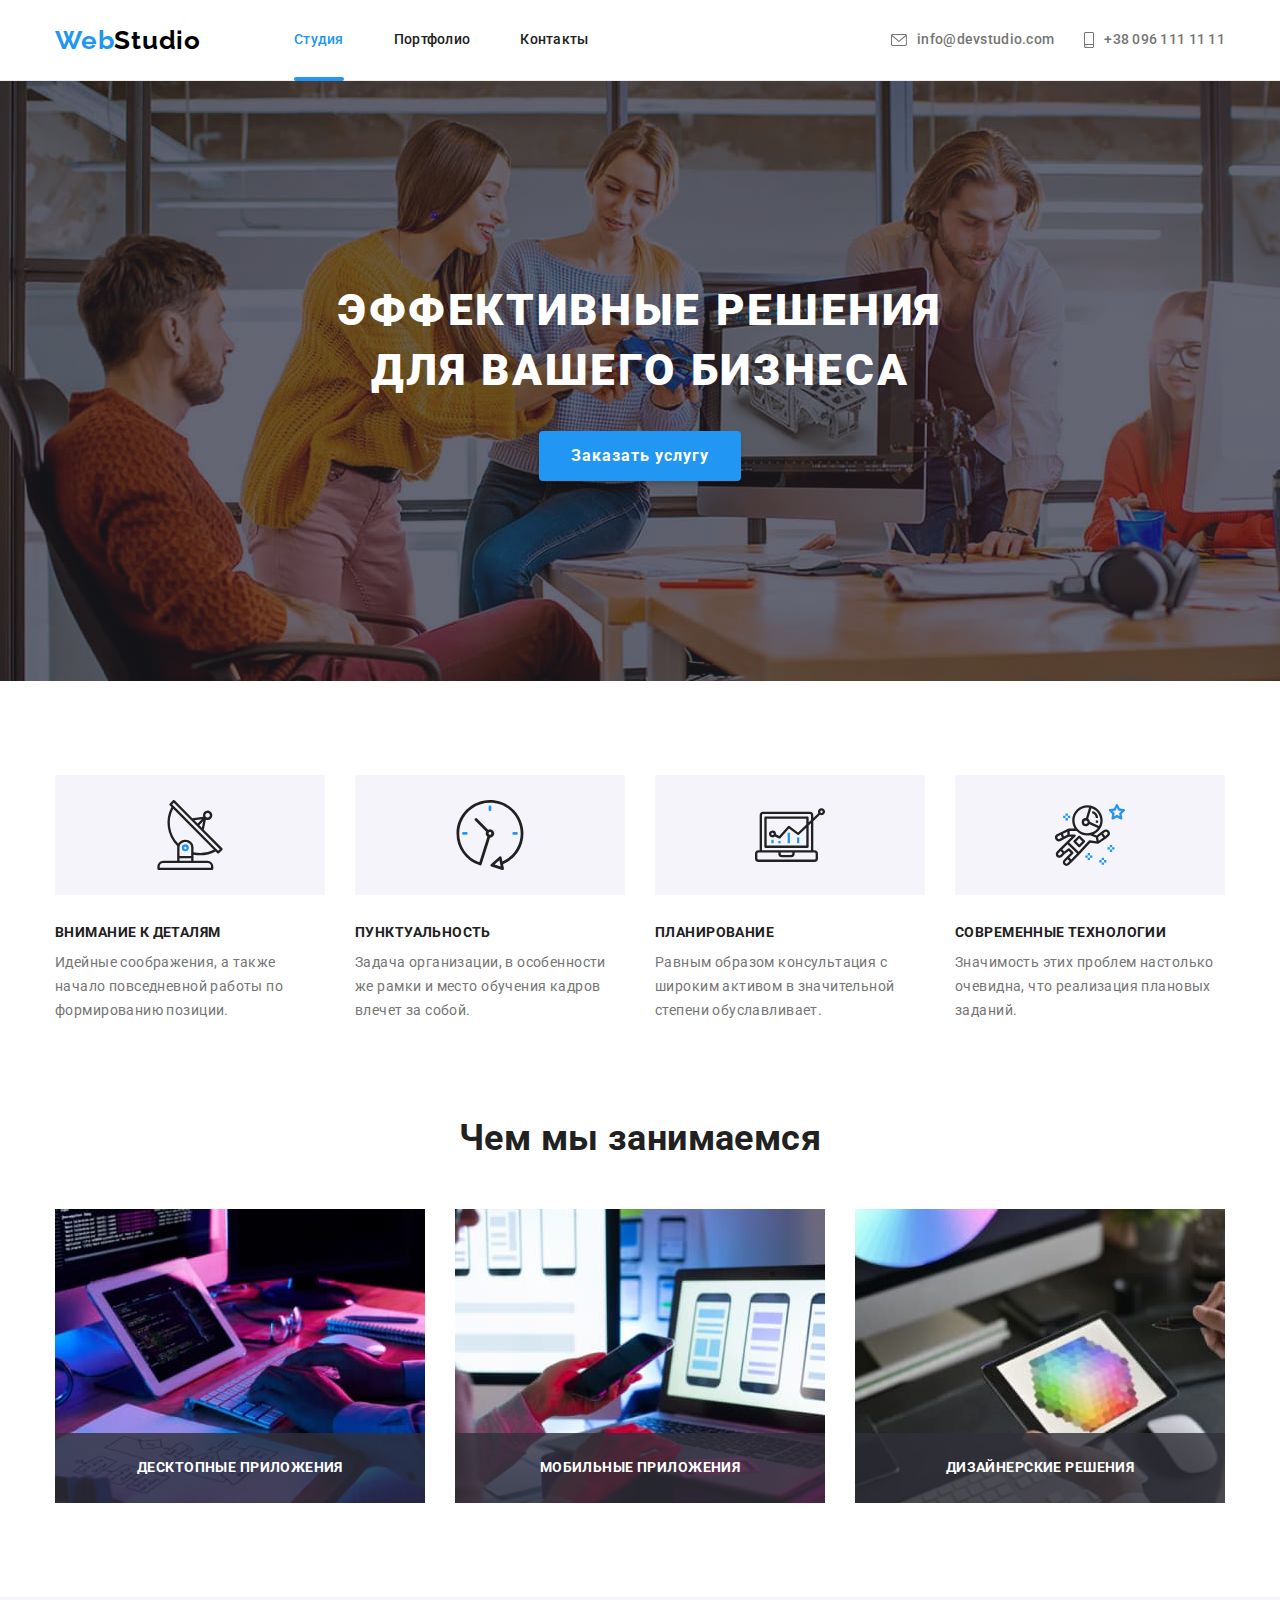
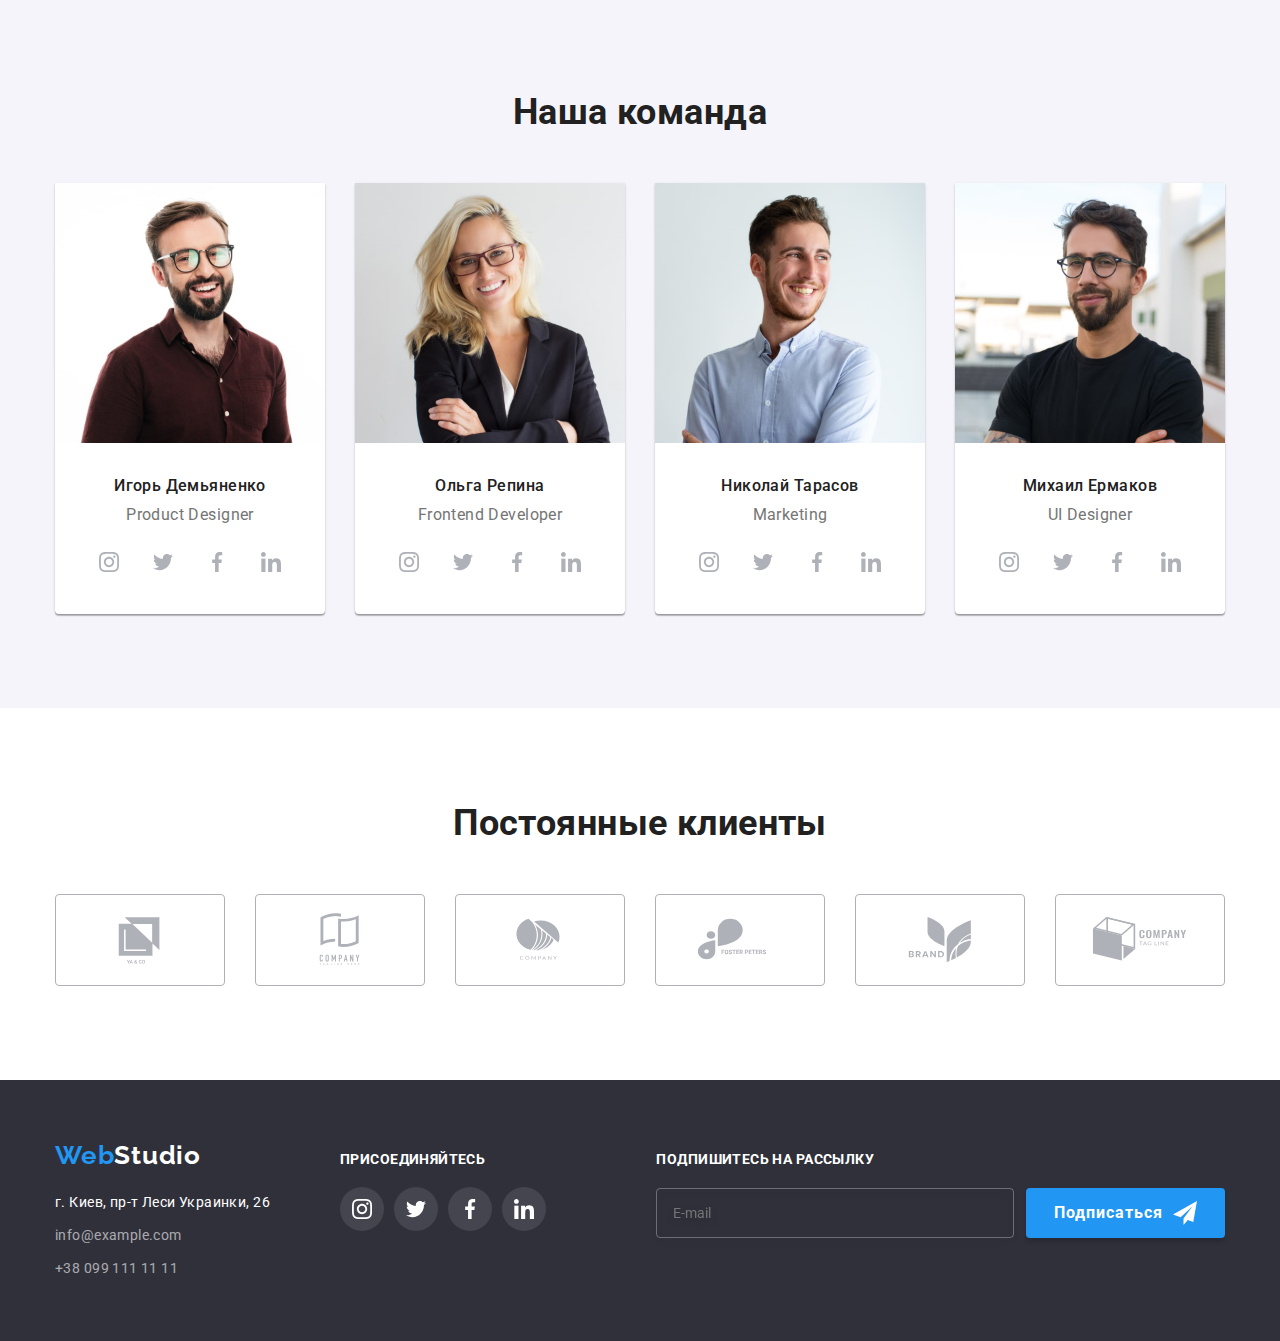
<file: index.html>
<!DOCTYPE html>
<html lang="ru">
<head>
    <meta charset="UTF-8">
    <meta http-equiv="X-UA-Compatible" content="IE=edge">
    <meta name="viewport" content="width=, initial-scale=1.0">
    <title>Студия</title>
    <link href="https://fonts.googleapis.com/css2?family=Raleway:wght@700&family=Roboto:wght@400;500;700;900&display=swap"
        rel="stylesheet">
        <link rel="preconnect" href="https://fonts.googleapis.com">
        <link rel="preconnect" href="https://fonts.gstatic.com" crossorigin>
    <link rel="stylesheet" href="https://cdnjs.cloudflare.com/ajax/libs/modern-normalize/1.1.0/modern-normalize.min.css"> 
    <!-- <link rel="stylesheet" href="./css/styles.css"> -->
    <link rel="stylesheet" href="./css/main.css">
 
    
</head>
<body>
    <header class="header">
            <div class="container header__container">
                <nav class="navigation">
                <a href="" class="logo"><span class="logo-part">Web</span>Studio</a>  
        <ul class="navigation-menu list">
            <li class="navigation-menu__item"><a href="" class="navigation-menu__link link current">Студия</a></li>
            <li class="navigation-menu__item"><a href="./portfolio.html" class="navigation-menu__link link">Портфолио</a></li>
            <li class="navigation-menu__item"><a href="" class="navigation-menu__link link">Контакты</a></li>
        </ul>
        </nav>
    <ul class="contacts-list list">
        <li class="contacts-list__item">
            <a class="contacts-list__link link" href="http://info@devstudio.com">
            <svg class="contacts-list__mail-icon" width="16" height="12">
                <use href="./images/symbol-defs.svg#icon-envelope"></use>
            </svg>
            info@devstudio.com 
            </a></li>
        <li class="contacts-list__item">
            <a class="contacts-list__link link" href="tel:+380961111111">
                <svg class="contacts-list__phone-icon" width="10" height="16">
                    <use href="./images/symbol-defs.svg#icon-smartphone"></use>
                </svg>
            +38 096 111 11 11</a></li>
    </ul>
    </div>

    
    </header>
    <main>
        <section class="hero">
            <div class="container">
            <h1 class="hero__title">Эффективные решения для вашего бизнеса</h1>
            <button type="button" class="hero__btn" data-modal-open>Заказать услугу</button>
            </div>
        </section>

        <section class="feature">
            <div class="container">
            <h2 class="visually-hidden" >Особенности</h2>
            
         <ul class="feature__list list">
             <li class="feature__item feature__antenna">
                
                 <h3 class="feature__title">Внимание к деталям</h3>
                 <p class="feature__text">Идейные соображения, а также начало повседневной работы по формированию позиции.</p>
             </li>
             <li class="feature__item feature__clock">
                
                 <h3 class="feature__title">Пунктуальность</h3>
                 <p class="feature__text">Задача организации, в особенности же рамки и место обучения кадров влечет за собой.</p>
             </li>
             <li class="feature__item feature__vector">
                
                 <h3 class="feature__title">Планирование</h3>
                 <p class="feature__text">Равным образом консультация с широким активом в значительной степени обуславливает.</p>
             </li>
             <li class="feature__item feature__austronaut">
                
                 <h3 class="feature__title">Современные технологии</h3>
                 <p class="feature__text">Значимость этих проблем настолько очевидна, что реализация плановых заданий.</p>
             </li>
         </ul>
        </div>
        </section>
        <section class="direction">
            <div class="container">
            <h2 class="direction__title">Чем мы занимаемся</h2>
            <ul class="direction__list list">
                <li class="direction__item"><img src="./images/box1.jpg" alt="Десктопные приложения" width="370" class="direction__icon">
                <p class="direction__desk">Десктопные приложения</p>
            </li>
                <li class="direction__item"><img src="./images/box2.jpg" alt="Мобильные приложения" width="370" class="direction__icon">
                <p class="direction__desk">Мобильные приложения</p>
            </li>
                <li class="direction__item"><img src="./images/box3.jpg" alt="Дизайнерские решения" width="370" class="direction__icon">
                <p class="direction__desk">Дизайнерские решения</p>
            </li>
            </ul>
            </div>
        </section>
        <section class="team">
        <div class="container">
            <h2 class="team__title">Наша команда</h2>
          <ul class="team__list list">
              <li class="team__item">
        <img src="./images/img4.jpg" alt="Игорь Демьяненко" width="270" class="team__icon">
        <div class="about-team-item">
        <h3 class="about-team-item__title">Игорь Демьяненко</h3>
        <p class="about-team-item__text">Product Designer</p></div>
    <ul class="team-soc__list list">
        <li class="team-soc__item"><a href="" class="team-soc__link">
            <svg class="team-soc__icon" width="20" height="20">
                <use href="./images/symbol-defs.svg#icon-instagram-2"></use>
            </svg>
        </a></li>
        <li class="team-soc__item"><a href="" class="team-soc__link">
            <svg class="team-soc__icon" width="20" height="20">
                <use href="./images/symbol-defs.svg#icon-twitter-1"></use>
            </svg>
        </a></li>
        <li class="team-soc__item"><a href="" class="team-soc__link">
            <svg class="team-soc__icon" width="20" height="20">
                <use href="./images/symbol-defs.svg#icon-facebook-1"></use>
            </svg>
        </a></li>
        <li class="team-soc__item"><a href="" class="team-soc__link">
            <svg class="team-soc__icon" width="20" height="20">
                <use href="./images/symbol-defs.svg#icon-linkedin-1"></use>
            </svg>
        </a></li>
    </ul>    
    </li>
              <li class="team__item">
        <img src="./images/img1.jpg" alt="Ольга Репина" width="270" class="team-icon">
        <div class="about-team-item">
        <h3 class="about-team-item__title">Ольга Репина</h3>
        <p class="about-team-item__text">Frontend Developer</p></div>
    <ul class="team-soc__list list">
        <li class="team-soc__item"><a href="" class="team-soc__link">
            <svg class="team-soc__icon" width="20" height="20">
                <use href="./images/symbol-defs.svg#icon-instagram-2"></use>
            </svg>
        </a></li>
        <li class="team-soc__item"><a href="" class="team-soc__link">
            <svg class="team-soc__icon" width="20" height="20">
                <use href="./images/symbol-defs.svg#icon-twitter-1"></use>
            </svg>
        </a></li>
        <li class="team-soc__item"><a href="" class="team-soc__link">
            <svg class="team-soc__icon" width="20" height="20">
                <use href="./images/symbol-defs.svg#icon-facebook-1"></use>
            </svg>
        </a></li>
        <li class="team-soc__item"><a href="" class="team-soc__link">
            <svg class="team-soc__icon" width="20" height="20">
                <use href="./images/symbol-defs.svg#icon-linkedin-1"></use>
            </svg>
        </a></li>
    </ul>
    </li>
              <li class="team__item">
        <img src="./images/img2.jpg" alt="Николай Тарасов" width="270" class="team-icon">
        <div class="about-team-item">
        <h3 class="about-team-item__title">Николай Тарасов</h3>
        <p class="about-team-item__text">Marketing</p></div>
    <ul class="team-soc__list list">
        <li class="team-soc__item"><a href="" class="team-soc__link">
            <svg class="team-soc__icon" width="20" height="20">
                <use href="./images/symbol-defs.svg#icon-instagram-2"></use>
            </svg>
        </a></li>
        <li class="team-soc__item"><a href="" class="team-soc__link">
            <svg class="team-soc__icon" width="20" height="20">
                <use href="./images/symbol-defs.svg#icon-twitter-1"></use>
            </svg>
        </a></li>
        <li class="team-soc__item"><a href="" class="team-soc__link">
            <svg class="team-soc__icon" width="20" height="20">
                <use href="./images/symbol-defs.svg#icon-facebook-1"></use>
            </svg>
        </a></li>
        <li class="team-soc__item"><a href="" class="team-soc__link">
            <svg class="team-soc__icon" width="20" height="20">
                <use href="./images/symbol-defs.svg#icon-linkedin-1"></use>
            </svg>
        </a></li>
    </ul>
    </li>
              <li class="team__item">
        <img src="./images/img3.jpg" alt="Михаил Ермаков" width="270" class="team-icon">
        <div class="about-team-item">
        <h3 class="about-team-item__title">Михаил Ермаков</h3>
        <p class="about-team-item__text">UI Designer</p></div>
    <ul class="team-soc__list list">
        <li class="team-soc__item"><a href="" class="team-soc__link">
            <svg class="team-soc__icon" width="20" height="20">
                <use href="./images/symbol-defs.svg#icon-instagram-2"></use>
            </svg>
        </a></li>
        <li class="team-soc__item"><a href="" class="team-soc__link">
            <svg class="team-soc__icon" width="20" height="20">
                <use href="./images/symbol-defs.svg#icon-twitter-1"></use>
            </svg>
        </a></li>
        <li class="team-soc__item"><a href="" class="team-soc__link">
            <svg class="team-soc__icon" width="20" height="20">
                <use href="./images/symbol-defs.svg#icon-facebook-1"></use>
            </svg>
        </a></li>
        <li class="team-soc__item"><a href="" class="team-soc__link">
            <svg class="team-soc__icon" width="20" height="20">
                <use href="./images/symbol-defs.svg#icon-linkedin-1"></use>
            </svg>
        </a></li>
    </ul>
    </li>
    </ul>
        </div>
        </section>
        <section class="clients">
            <div class="container">
                <h2 class="clients__title">Постоянные клиенты</h2>
                <ul class="clients__list list">
                    <li class="clients__item"><a href="" class="clients__link">
                        <svg class="clients__icon" width="106" height="60">
                            <use href="./images/symbol-defs.svg#icon-Logo"></use>
                        </svg>
                    </a></li>
                    <li class="clients__item"><a href="" class="clients__link">
                        <svg class="clients__icon" width="106" height="60">
                            <use href="./images/symbol-defs.svg#icon-Logo-1"></use>
                        </svg>
                    </a></li>
                    <li class="clients__item"><a href="" class="clients__link">
                        <svg class="clients__icon" width="106" height="60">
                            <use href="./images/symbol-defs.svg#icon-Logo-2"></use>
                        </svg>
                    </a></li>
                    <li class="clients__item"><a href="" class="clients__link">
                        <svg class="clients__icon" width="106" height="60">
                            <use href="./images/symbol-defs.svg#icon-Logo-3"></use>
                        </svg>
                    </a></li>
                    <li class="clients__item"><a href="" class="clients__link">
                        <svg class="clients__icon" width="106" height="60">
                            <use href="./images/symbol-defs.svg#icon-Logo-4"></use>
                        </svg>
                    </a></li>
                    <li class="clients__item"><a href="" class="clients__link">
                        <svg class="clients__icon" width="106" height="60">
                            <use href="./images/symbol-defs.svg#icon-Logo-5"></use>
                        </svg>
                    </a></li>
                </ul>

            </div>
        </section>
        <!--Modal window-->
        <div class="backdrop is-hidden" data-modal>
            <div class="modal">
                <p class="modal-header">Оставьте свои данные, мы вам перезвоним</p>
                <form>
                <label class="form-label">Имя
                    <input type="text" class="form-input" />
                    <svg class="form-icon" width="18" height="18">
                    <use href="./images/symbol-defs.svg#icon-person-black"></use>
                    </svg>
                </label>
                <label class="form-label">Телефон
                    <input type="text" class="form-input" />
                    <svg class="form-icon" width="18" height="18">
                    <use href="./images/symbol-defs.svg#icon-phone-black"></use>
                    </svg>
                </label>
                <label class="form-label">Почта
                    <input type="text" class="form-input" />
                    <svg class="form-icon" width="18" height="18">
                    <use href="./images/symbol-defs.svg#icon-email-black"></use>
                    </svg>
                </label>
                    <div class="form-part">
                        <label for="form-comment" class="form-name">Комментарий</label>
                        <textarea name="comment" id="form-comment" placeholder="Введите текст" class="form-textarea"></textarea>
                    </div>
                <label class="checkbox">
                    <input type="checkbox" name="license" class="checkbox-input" />
                    <span class="checkbox-icon"></span>
                    <span class="checkbox-text">Соглашаюсь с рассылкой и принимаю &nbsp;</span>
                    <a href="#" class="checkbox-link">Условия договора</a>
                </label>
                    <button type="submit" class="form-btn">Отправить</button>
                    </form>
                <button class="button-close" data-modal-close>
                    <svg class="modal-close-icon" width="18" height="18">
                        <use href="./images/symbol-defs.svg#icon-close-black"></use>
                    </svg>
                </button>
            </div>
        </div>
    </main>
    <footer class="footer">
      
        <div class="container">
            <div class="footer__contact">
        <a href="" class="footer-logo"><span class="logo-part">Web</span>Studio</a>
        <address>
            <ul class="address-list list">
            <li class="footer__item"><a href="" class="footer__add-link link">г. Киев, пр-т Леси Украинки, 26</a></li>
            <li class="footer__item"><a href="mailto:info@example.com" class="footer__link link">info@example.com</a></li>
            <li class="footer__item"><a href="tel:+380991111111" class="footer__link link">+38 099 111 11 11</a></li>
        </ul>
    </address>  
    </div>
    <div class="follow">
        <h2 class="follow__title">присоединяйтесь</h2>
        <ul class="follow__list list">
        <li class="follow__item"><a href="" class="follow__link">
            <svg class="follow__icon" width="20" height="20">
                <use href="./images/symbol-defs.svg#icon-instagram-2"></use>
            </svg>
        </a></li>
        <li class="follow__item"><a href="" class="follow__link">
            <svg class="follow__icon" width="20" height="20">
                <use href="./images/symbol-defs.svg#icon-twitter-1"></use>
            </svg>
        </a></li>
        <li class="follow__item"><a href="" class="follow__link">
            <svg class="follow__icon" width="20" height="20">
                <use href="./images/symbol-defs.svg#icon-facebook-1"></use>
            </svg>
        </a></li>
        <li class="follow__item"><a href="" class="follow__link">
            <svg class="follow__icon" width="20" height="20">
                <use href="./images/symbol-defs.svg#icon-linkedin-1"></use>
            </svg>
        </a></li>
        </ul>
    </div>
    <div class="mailing">
        <p class="mailing__header">Подпишитесь на рассылку</p>
        <form class="mailing__form">
            <input placeholder="E-mail" class="mailing__input" />
            <button type="submit" class="mailing__btn">Подписаться
                <svg class="mailing__icon" width="24px" height="24px">
                    <use href="./images/symbol-defs.svg#icon-icon-send"></use>
                </svg>
            </button>
        </form>
    </div>
</div>
    </footer>
    <script src="./js/modal.js"></script>
</body>
</html>
</file>
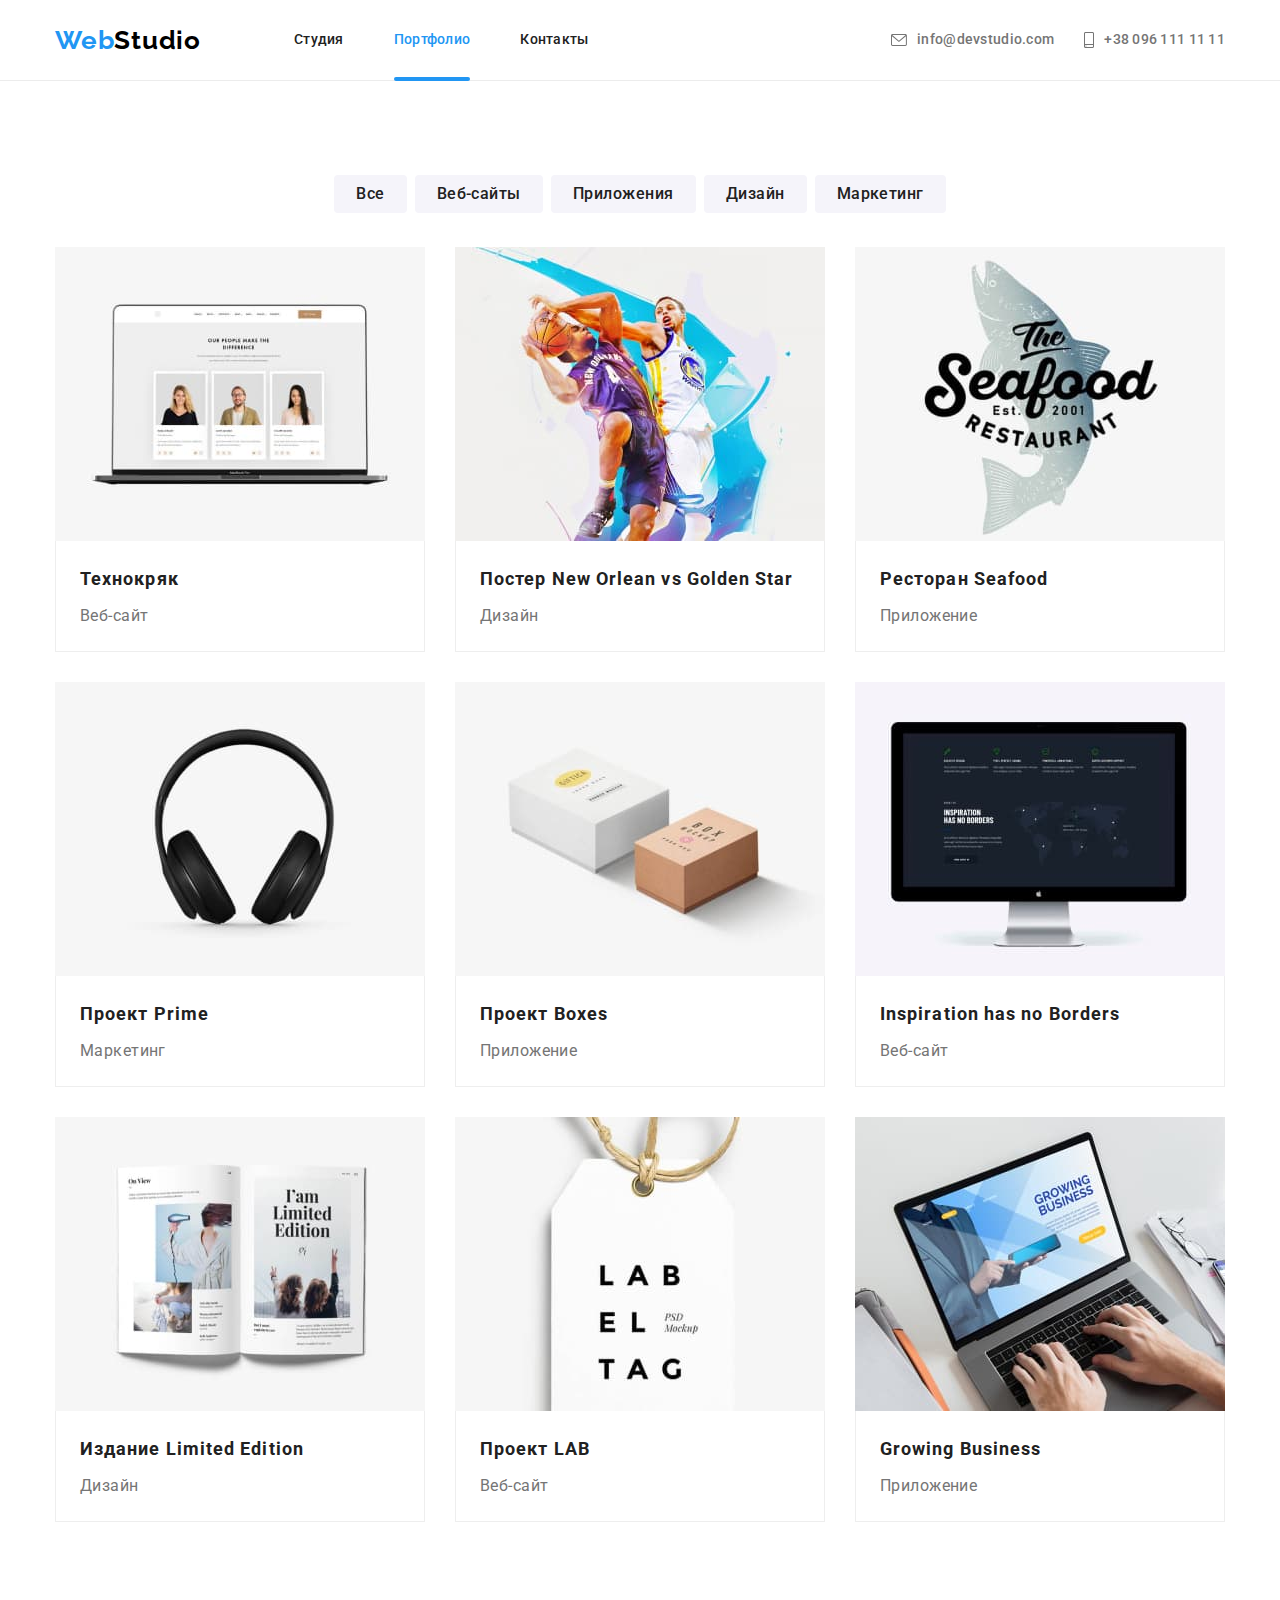
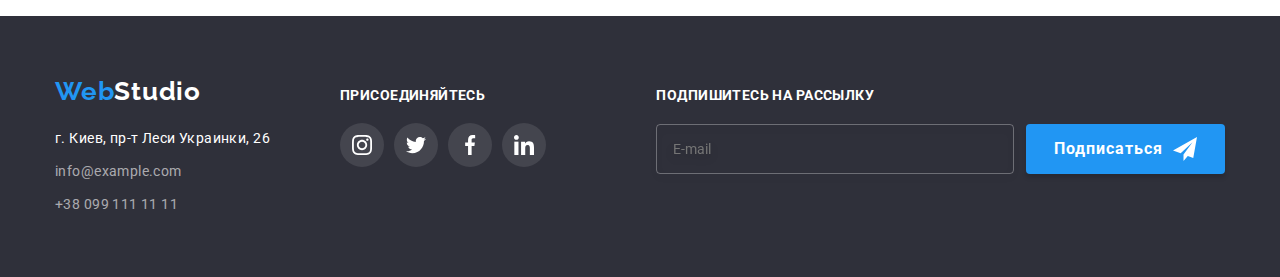
<file: portfolio.html>
<!DOCTYPE html>
<html lang="en">
<head>
    <meta charset="UTF-8">
    <meta http-equiv="X-UA-Compatible" content="IE=edge">
    <meta name="viewport" content="width=device-width, initial-scale=1.0">
    <title>Портфолио</title>
    <link href="https://fonts.googleapis.com/css2?family=Raleway:wght@700&family=Roboto:wght@400;500;700;900&display=swap"
        rel="stylesheet">
        <link rel="preconnect" href="https://fonts.googleapis.com">
        <link rel="preconnect" href="https://fonts.gstatic.com" crossorigin>
    <link rel="stylesheet" href="https://cdnjs.cloudflare.com/ajax/libs/modern-normalize/1.1.0/modern-normalize.min.css">
    <!-- <link rel="stylesheet" href="./css/styles.css"> -->
    <link rel="stylesheet" href="./css/main.css">
  
    
</head>
<body>
   
<header class="header">
    <div class="container header__container">
        <nav class="navigation">
            <a href="" class="logo"><span class="logo-part">Web</span>Studio</a>
            <ul class="navigation-menu list">
                <li class="navigation-menu__item"><a href="./" class="navigation-menu__link link ">Студия</a></li>
                <li class="navigation-menu__item"><a href="./portfolio.html" class="navigation-menu__link link current">Портфолио</a>
                </li>
                <li class="navigation-menu__item"><a href="" class="navigation-menu__link link">Контакты</a></li>
            </ul>
        </nav>
        <ul class="contacts-list list">
            <li class="contacts-list__item">
                <a class="contacts-list__link link" href="http://info@devstudio.com">
                    <svg class="contacts-list__mail-icon" width="16" height="12">
                        <use href="./images/symbol-defs.svg#icon-envelope"></use>
                    </svg>
                    info@devstudio.com
                </a>
            </li>
            <li class="contacts-list__item">
                <a class="contacts-list__link link" href="tel:+380961111111">
                     <svg class="contacts-list__phone-icon" width="10" height="16">
                        <use href="./images/symbol-defs.svg#icon-smartphone"></use>
                    </svg>
                    +38 096 111 11 11</a>
            </li>
        </ul>
    </div>
        
    </header>

    <main>
        <section class="samples">
            <div class="container">
        <h1 hidden>Работы</h1>
        <ul class="services__list list">
            <li><button type="button" class="services__item-btn">Все</button></li>
            <li><button type="button" class="services__item-btn">Веб-сайты</button></li>
            <li><button type="button" class="services__item-btn">Приложения</button></li>
            <li><button type="button" class="services__item-btn">Дизайн</button></li>
            <li><button type="button" class="services__item-btn">Маркетинг</button></li>
        </ul>
        <ul class="examples-list list">
            <li class="examples-list__item">
                <a href="" class="examples-list__icon link">
                    <div class="card-over"><img src="./images/img19.jpg" alt="технокряк">
                    <p class="card-over__text is-hidden-text">
                        Ресурс предлагает комплексные предложения с разным уровнем функционала и сервисов. Все это позволит посетителю получить
                        исчерпывающие сведения о компании или частном лице.
                    </p>
                </div>
<div class="about-examles">
                <h2 class="about-examles__title">Технокряк</h2>
                <p class="about-examles__text">Веб-сайт</p>
            </div></a>
            </li>
            <li class="examples-list__item">
                <a href="" class="examples-list__icon link">
                    <div class="card-over"><img src="./images/img11.jpg" alt="Постер">
                    <p class="card-over__text is-hidden-text">
                        Ресурс предлагает комплексные предложения с разным уровнем функционала и сервисов. Все это позволит посетителю получить
                        исчерпывающие сведения о компании или частном лице.
                        </p>
                    </div>
<div class="about-examles">
                <h2 class="about-examles__title">Постер New Orlean vs Golden Star</h2>
                <p class="about-examles__text">Дизайн</p>
                </div></a>
            </li>
            <li class="examples-list__item">
                <a href="" class="examples-list__icon link">
                    <div class="card-over"><img src="./images/img12.jpg" alt="Ресторан">
                        <p class="card-over__text is-hidden-text">
                            Ресурс предлагает комплексные предложения с разным уровнем функционала и сервисов. Все это позволит посетителю
                            получить
                            исчерпывающие сведения о компании или частном лице.
                        </p>
                    </div>
<div class="about-examles">
                <h2 class="about-examles__title">Ресторан Seafood</h2>
                <p class="about-examles__text">Приложение</p>
                </div></a>
            </li>
            <li class="examples-list__item">
                <a href="" class="examples-list__icon link">
                    <div class="card-over"><img src="./images/img13.jpg" alt="Проект Prime">
                        <p class="card-over__text is-hidden-text">
                            Ресурс предлагает комплексные предложения с разным уровнем функционала и сервисов. Все это позволит посетителю
                            получить
                            исчерпывающие сведения о компании или частном лице.
                        </p>
                    </div>
<div class="about-examles">
                <h2 class="about-examles__title">Проект Prime</h2>
                <p class="about-examles__text">Маркетинг</p>
                </div></a>
            </li>
            <li class="examples-list__item">
                <a href="" class="examples-list__icon link">
                    <div class="card-over"><img src="./images/img14.jpg" alt="Проект Boxes">
                        <p class="card-over__text is-hidden-text">
                            Ресурс предлагает комплексные предложения с разным уровнем функционала и сервисов. Все это позволит посетителю
                            получить
                            исчерпывающие сведения о компании или частном лице.
                        </p>
                    </div>
<div class="about-examles">
                <h2 class="about-examles__title">Проект Boxes</h2>
                <p class="about-examles__text">Приложение</p>
            </div></a>
            </li>
            <li class="examples-list__item">
                <a href="" class="examples-list__icon link">
                    <div class="card-over"><img src="./images/img15.jpg" alt="Inspiration has no Borders">
                        <p class="card-over__text is-hidden-text">
                            Ресурс предлагает комплексные предложения с разным уровнем функционала и сервисов. Все это позволит посетителю
                            получить
                            исчерпывающие сведения о компании или частном лице.
                        </p>
                    </div>
<div class="about-examles">
                <h2 class="about-examles__title">Inspiration has no Borders</h2>
                <p class="about-examles__text">Веб-сайт</p>
            </div></a>
            </li>
            <li class="examples-list__item">
                <a href="" class="examples-list__icon link">
                    <div class="card-over"><img src="./images/img16.jpg" alt="Издание Limited Edition">
                        <p class="card-over__text is-hidden-text">
                            Ресурс предлагает комплексные предложения с разным уровнем функционала и сервисов. Все это позволит посетителю
                            получить
                            исчерпывающие сведения о компании или частном лице.
                        </p>
                    </div>
<div class="about-examles">
                <h2 class="about-examles__title">Издание Limited Edition</h2>
                <p class="about-examles__text">Дизайн</p>
                </div></a>
            </li>
            <li class="examples-list__item">
                <a href="" class="examples-list__icon link">
                    <div class="card-over"><img src="./images/img17.jpg" alt="Проект LAB">
                        <p class="card-over__text is-hidden-text">
                            Ресурс предлагает комплексные предложения с разным уровнем функционала и сервисов. Все это позволит посетителю
                            получить
                            исчерпывающие сведения о компании или частном лице.
                        </p>
                    </div>
<div class="about-examles">
                <h2 class="about-examles__title">Проект LAB</h2>
                <p class="about-examles__text">Веб-сайт</p>
            </div></a>
            </li>
            <li class="examples-list__item">
                <a href="" class="examples-list__icon link">
                    <div class="card-over"><img src="./images/img18.jpg" alt="Growing Business">
                        <p class="card-over__text is-hidden-text">
                            Ресурс предлагает комплексные предложения с разным уровнем функционала и сервисов. Все это позволит посетителю
                            получить
                            исчерпывающие сведения о компании или частном лице.
                        </p>
                    </div>
<div class="about-examles">
                <h2 class="about-examles__title">Growing Business</h2>
                <p class="about-examles__text">Приложение</p>
            </div></a>
            </li>
        </ul>
        </div>
    </section>
</main>

<footer class="footer">

    <div class="container">
        <div class="footer__contact">
            <a href="" class="footer-logo"><span class="logo-part">Web</span>Studio</a>
            <address>
                <ul class="address-list list">
                    <li class="footer__item"><a href="" class="footer__add-link link">г. Киев, пр-т Леси Украинки,
                            26</a></li>
                    <li class="footer__item"><a href="mailto:info@example.com"
                            class="footer__link link">info@example.com</a></li>
                    <li class="footer__item"><a href="tel:+380991111111" class="footer__link link">+38 099 111 11 11</a>
                    </li>
                </ul>
            </address>
        </div>
        <div class="follow">
            <h2 class="follow__title">присоединяйтесь</h2>
            <ul class="follow__list list">
                <li class="follow__item"><a href="" class="follow__link">
                        <svg class="follow__icon" width="20" height="20">
                            <use href="./images/symbol-defs.svg#icon-instagram-2"></use>
                        </svg>
                    </a></li>
                <li class="follow__item"><a href="" class="follow__link">
                        <svg class="follow__icon" width="20" height="20">
                            <use href="./images/symbol-defs.svg#icon-twitter-1"></use>
                        </svg>
                    </a></li>
                <li class="follow__item"><a href="" class="follow__link">
                        <svg class="follow__icon" width="20" height="20">
                            <use href="./images/symbol-defs.svg#icon-facebook-1"></use>
                        </svg>
                    </a></li>
                <li class="follow__item"><a href="" class="follow__link">
                        <svg class="follow__icon" width="20" height="20">
                            <use href="./images/symbol-defs.svg#icon-linkedin-1"></use>
                        </svg>
                    </a></li>
            </ul>
        </div>
        <div class="mailing">
            <p class="mailing__header">Подпишитесь на рассылку</p>
            <form class="mailing__form">
                <input placeholder="E-mail" class="mailing__input" />
                <button type="submit" class="mailing__btn">Подписаться
                    <svg class="mailing__icon" width="24px" height="24px">
                        <use href="./images/symbol-defs.svg#icon-icon-send"></use>
                    </svg>
                </button>
            </form>
        </div>
    </div>
</footer>
</body>
</html>
</file>
<file: css/styles.css>
:root {
    --header-color: #212121;
    --contacts-color: #757575;
    --main-title-color: #FFFFFF;
    --second-title-color: #212121;
    --btn-color: #2196F3;
    --accent-color: #2196F3;
    --main-text-color: #757575;
    --hero-footer-bgc-color: #2F303A;
    --bcg-card-color: #F5F4FA;
    --head-logo-color: #000000;
    --footer-logo-color: #FFFFFF;
    --animation: cubic-bezier(0.4, 0, 0.2, 1);
    --hover-btn-color: #188CE8;
}
body {
    font-family: "Roboto", sans-serif;
    font-size: 14px;
    letter-spacing: 0.03em;
    color: var(--main-text-color);
}
    p,
    h1,
    h2,
    h3,
    h4
     {
        margin: 0;
    }
    ul
    {
        padding-left: 0;
        margin: 0;
}
.visually-hidden {
    position: absolute;
    white-space: nowrap;
    width: 1px;
    height: 1px;
    overflow: hidden;
    border: 0;
    padding: 0;
    clip: rect(0 0 0 0);
    -webkit-clip-path: inset(50%);
    clip-path: inset(50%);
    margin: -1px;
}
.container {
    
    width: 1200px;
    padding-left: 15px;
    padding-right: 15px;
    margin: 0 auto;
}
/* ---------------------------HEADER-------------------------- */
header {

    background-color: var(--main-title-color);
    padding-top: 24px;
    padding-bottom: 25px;
    border-bottom: 1px solid #ECECEC;
}

.logo-part {
    font-family: 'Raleway';
    font-style: normal;
    font-weight: 700;
    font-size: 26px;
    line-height: 1.19;
    letter-spacing: 0.03em;
    color: var(--accent-color);
}

.logo {
    text-decoration: none;
    font-family: 'Raleway';
    font-style: normal;
    font-weight: 700;
    font-size: 26px;
    line-height: 1.19;
    letter-spacing: 0.03em;
    color: var(--head-logo-color)
}

.list {
    list-style: none;
    margin-top: 0px;
}

.link {
    text-decoration: none;
}

.header .container {
    display: flex;
    align-items: center;
}

.navigation {
    display: flex;
    align-items: center;
}

.navigation-menu {
    display: flex;
    margin-left: 93px;
}

.navigation-menu__item:not(:last-child) {
    margin-right: 50px;
}

.navigation-menu__link {
    position: relative;
    display: block;
    
    font-weight: 500;
    font-size: 14px;
    line-height: 1.14;
    letter-spacing: 0.02em;
    text-decoration: none;
    color: var(--header-color);
    transition: color 250ms var(--animation);
}

.navigation-menu__link::after {
    content: '';
    position: absolute;
    bottom: -34px;
    display: block;
    width: 100%;
    height: 4px;
    background-color: var(--accent-color);
    border-radius: 2px;
    transform: scale(0);
    transition: transform 250ms var(--animation);
}

.navigation-menu__link:hover::after {
    transform: scale(1);
}

.pointer {
    cursor: pointer;
}

.navigation-menu__link:hover,
.navigation-menu__link:focus {
    color: var(--accent-color);
}

.navigation-menu .navigation-menu__link.current {
    color: var(--accent-color);
}

.contacts-list {
    display: flex;
    margin-left: auto;
    justify-content: center;
}

.header-mail-link {
    display: flex;
}

.contacts-list__item:first-child {
    margin-right: 30px;
}

.contacts-list__link {
    display: flex;
    font-weight: 500;
    font-size: 14px;
    line-height: 1.14;
    letter-spacing: 0.02em;
    color: var(--contacts-color);
    transition: color 250ms var(--animation);
}

.contacts-list__mail-icon {
    margin-right: 10px;
    fill: currentColor;
    align-self: center;
}

.contacts-list__phone-icon {
    margin-right: 10px;
    fill: currentColor;
    align-self: center;
}

.contacts-list__link:hover,
.contacts-list__link:focus {
    color: var(--accent-color);
}
   
  
    /* ----------------------------------------HERO------------------------------------------- */
    .hero {
    text-align: center;
    background-color: var(--hero-footer-bgc-color);
    padding-top: 200px;
    padding-bottom: 200px;
    max-width: 1600px;
    height: 600px;
    margin-left: auto;
    margin-right: auto;
    background-image: linear-gradient(rgba(47, 48, 58, 0.4),
                rgba(47, 48, 58, 0.4)),
            url(../images/hero-img.jpg);
    }

    .hero__title {
    font-weight: 900;
    font-size: 44px;
    width: 696px;;
    line-height: 1.36;
    letter-spacing: 0.06em;
    text-transform: uppercase;
    color: var(--main-title-color);
    margin: 0 auto;
    margin-bottom: 30px;

    }
    .hero__btn {
    display: inline-block;
    font-family: 'Roboto';
    font-weight: 700;
    font-size: 16px;
    line-height: 1.88;
    align-items: center;
    text-align: center;
    letter-spacing: 0.06em;
    color: var(--main-title-color);
    background-color: var(--accent-color);
    border: none;
    border-radius: 4px;
    padding: 10px 32px;
    box-shadow: 0px 4px 4px rgba(0, 0, 0, 0.15);
    cursor: pointer;
    
    }
    /* ------------------------------------FEATURE----------------------------------- */
  .feature {
    padding-top: 94px;
    padding-bottom: 94px;
  }
  .feature__list {
      display: flex;
  }
    .feature__title {
        font-weight: 700;
        font-size: 14px;
        line-height: 1.14;
        text-transform: uppercase;
        color: var(--second-title-color);
        margin-top: 0px;
        margin-bottom: 10px;
    }
    .feature__item {
       display: block;
        width: 270px;
        margin-right: 30px;
    }
    .feature__item::before {
        content: '';
        display: block;
        width: 270px;
        height: 120px;
        margin-bottom: 30px;
        background-color: #F5F4FA;
        background-repeat: no-repeat;
        background-position: center;
    }
    .feature__antenna::before {
        background-image: url('../images/features/antenna.svg');
    }
    
    .feature__clock::before {
        background-image: url('../images/features/clock.svg');
    }
    
    .feature__vector::before {
        background-image: url('../images/features/diagram.svg');
    }
    
    .feature__austronaut::before {
        background-image: url('../images/features/astronaut.svg');
    }
    .feature-item:last-child {
        margin-right: 0px;
    }
    .feature__text {
        line-height: 1.71;
        max-width: 270px;
        margin-top: 0px;
    }
    /* -------------------------------------direction--------------------------------------- */
    .direction {
        padding-bottom: 94px;
    }
    .direction-list {
        display: flex;
    }
    .direction-item {
       position: relative;
        margin-right: 30px;
    }
    .direction-icon {
    display: block;
    width: 100%;
    height: auto;
    
    }
    .direction-item:last-child {
        margin-right: 0px;
    }
    .direction-title {
        font-weight: 700;
        font-size: 36px;
        line-height: 1.17;
        text-align: center;
        color: var(--second-title-color);
        margin-bottom: 50px;
        margin-top: 0px;
    }

    .direction-desk {
        position: absolute;
        display: flex;
        bottom: 0;
        width: 100%;
        height: 70px;
        background-color: rgba(47, 48, 58, 0.8);
        align-items: center;
        justify-content: center;
        
        font-weight: 700;
        font-size: 14px;
        line-height: 1.14;
        letter-spacing: 0.03em;
        text-transform: uppercase;
        color: var(--main-title-color);
    }
   /* ----------------------------------------TEAM---------------------------------------- */

    .team {
        background-color: var(--bcg-card-color);
   padding-top: 94px;
   padding-bottom: 94px;
    }
   .team-list {
    display: flex;
   }
    .team-item {
        margin-right: 30px;
        background: #FFFFFF;
        box-shadow: 0px 1px 3px rgba(0, 0, 0, 0.12),
        0px 1px 1px rgba(0, 0, 0, 0.14),
        0px 2px 1px rgba(0, 0, 0, 0.2);
        border-radius: 0px 0px 4px 4px;
    }
    .team-item:last-child {
        margin-right: 0px;
    }
    .team-title {
        font-weight: 700;
        font-size: 36px;
        line-height: 1.17;
        text-align: center;
        color: var(--second-title-color);
        margin-bottom: 50px;
        margin-top: 0px;
    }
    .team-soc-item 
     
    .team-icon > img {
        display: block;
        width: 100%;
        height: auto;
       
    }
    .about-team-item {
        padding-top: 30px;
        /* padding-bottom: 30px; */
        margin-bottom: 16px;
    }
    .team-item-title {
        font-weight: 500;
        font-size: 16px;
        line-height: 1.19;
        text-align: center;
        color: var(--second-title-color);
        margin-bottom: 10px;
        margin-top: 0px;
    }
    .specialty-text {
        font-size: 16px;
        line-height: 1.19;
        text-align: center;
        margin-top: 0px;
    }
    .team-soc-list {
        display: flex;
        justify-content: center;
        padding-bottom: 30px;
    }
    .team-soc-link {
        width: 44px;
        height: 44px;
        background-color: #FFFFFF;
        border-radius: 50%;
        display: flex;
        justify-content: center;
        align-items: center;
        fill: #AFB1B8;
        transition: fill 250ms var(--animation),
        background-color 250ms var(--animation);
    }
    
    .team-soc-link:hover,
    .team-soc-link:focus {
        background-color: #2196F3;
        fill: #FFFFFF;
    }
    .team-soc-item + .team-soc-item {
        margin-left: 10px;
    }
    /* ------------------------------------------CLIENTS------------------------------------ */
    .clients {
        padding-top: 94px;
        padding-bottom: 94px;
    }
    .clients-title {
        font-weight: 700;
        font-size: 36px;
        line-height: 1.17;
        text-align: center;
        color: var(--second-title-color);
        margin-bottom: 50px;
        margin-top: 0px;
    }
    .clients-list {
        display: flex;
        justify-content: center;
        
    }
.clients-item + .clients-item {
    margin-left: 30px;
}
    .clients-link {
        display: flex;
        width: 170px;
        height: 92px;
        /* background-color: #2196F3; */
        border: 1px solid #AFB1B8;
        border-radius: 4px;
        justify-content: center;
        align-items: center;
        fill: #AFB1B8;
        transition: fill 250ms var(--animation),
        border-color 250ms var(--animation);
    }
    .clients-link:hover,
    .clients-link:focus {
        fill: #2196F3;
        border: 1px solid #2196F3;
    }
    
/* ---------------------------------------FOOTER----------------------------------- */
 
.footer {
        max-width: 1600px;
        background-color: var(--hero-footer-bgc-color);
        
        padding-top: 60px;
        padding-bottom: 60px;
        margin-left: auto;
        margin-right: auto;
        /* display: flex; */
        align-items: center;
    }
 
    .footer-logo {
        text-decoration: none;
        display: inline-block;
        font-family: 'Raleway';
        font-style: normal;
        font-weight: 700;
        font-size: 26px;
        line-height: 1.19;
        letter-spacing: 0.03em;
        color: var(--footer-logo-color);
        margin-bottom: 20px;
    }
    .footer-item {
margin-bottom: 9px;
    }
    .footer-item:last-child {
margin-bottom: 0px;
    }
    .footer-add-link {
        font-style: normal;
        font-weight: 400;
        font-size: 14px;
        line-height: 1.71;
        letter-spacing: 0.03em;
        color: var(--footer-logo-color);
        transition: color 250ms var(--animation);
        
    }
    .footer-add-link:hover,
    .footer-add-link:focus {
        color: var(--accent-color);
    }
    .footer-link {
        font-style: normal;
        font-size: 14px;
        line-height: 1.71;
        letter-spacing: 0.03em;
        color: rgba(255, 255, 255, 0.6);
        transition: color 250ms var(--animation);
        
    }
    .footer-link:hover,
    .footer-link:focus {
        color: var(--accent-color);
    }
    .follow-title {
    font-family: 'Roboto';
    font-style: normal;
    font-weight: 700;
    font-size: 14px;
    line-height: 16px;
    letter-spacing: 0.03em;
    color: #FFFFFF;
    text-transform: uppercase;
    margin-bottom: 20px;
    }
    .footer>.container {
        display: flex;
        align-items: baseline;
    }
   
    .follow {
        display: block;
        margin-left: 70px;
    }
   
    .follow-list {
        display: flex;
        justify-content: center;
    }
    .follow-link{
        width: 44px;
        height: 44px;
        background: rgba(255, 255, 255, 0.1);
        border-radius: 50%;
        display: flex;
        justify-content: center;
        align-items: center;
        fill: #FFFFFF;
        transition: background-color 250ms var(--animation);
    } 
    .follow-link:hover,
    .follow-link:focus {
        background-color: #2196F3;
        
    }
    /* .follow-item {

    } */
    .follow-item:not(:last-child) {
        margin-right: 10px;
    }
    /* .follow-icon {
        
    } */
    
    /* --------------------------------------------samples------------------------------------------ */
    .samples {
        padding-top: 94px;
        padding-bottom: 94px;
    }
    .services-list {
        display: flex;
        justify-content: center;
    }
    .services-list >li {
        margin-right: 8px;
    }
    .services-list>li:last-child {
        margin-right: 0px;
    }
    .services-item-btn {
        
        font-family: 'Roboto';
        font-weight: 500;
        font-size: 16px;
        line-height: 1.62;
        text-align: center;
        letter-spacing: 0.03em;
        color: var(--header-color);
        background-color: var(--bcg-card-color) ;
        border: none;
        border-radius: 4px;
        padding: 6px 22px;
        transition: background-color 250ms var(--animation),
        color 250ms var(--animation),
        border-color 250ms var(--animation),
        box-shadow 250ms var(--animation);
        cursor: pointer;
    }
    .services-item-btn:hover,
    .services-item-btn:focus{
         color: var(--main-title-color);
         background-color: var(--accent-color);
        box-shadow: 0px 3px 1px rgba(0, 0, 0, 0.1),
        0px 1px 2px rgba(0, 0, 0, 0.08),
        0px 2px 2px rgba(0, 0, 0, 0.12);
        border-radius: 4px;
    }
    .services-list {
        margin-bottom: 34px;
    }
    /* -------------------------------------------EXAMPLES---------------- */

    .examples-title {
        font-weight: 700;
        font-size: var(--card_text);
        line-height: 2;
        letter-spacing: 0.06em;
        color: var(--second-title-color);
        margin-bottom: 4px;

    }
    .examples-text {
        font-size: 16px;
        line-height: 1.88;
        color: var(--main-text-color);
       
    }
    .about-examles {
        padding: 20px 24px;
        /* padding-bottom: 20px; */
        border: 1px solid #EEEEEE;
        border-top: 0;
       
    }
    .examples-list {
        display: flex;
        flex-wrap: wrap;
        
    }
    .examples-item {
        
        margin-right: 30px;
        margin-bottom: 30px;
        /* border-bottom: 1px solid #EEEEEE; */
    }
    .examples-icon {
        
        display: block;
        width: 100%;
        height: auto;
        text-decoration: none;
        /* border-bottom: 1px solid #EEEEEE; */
        transition: box-shadow 250ms var(--animation);
    }
   
    .examples-icon:hover {
    box-shadow: 0px 1px 1px rgba(0, 0, 0, 0.12),
    0px 4px 4px rgba(0, 0, 0, 0.06),
    1px 4px 6px rgba(0, 0, 0, 0.16);
    }
    .examples-item:nth-child(3n) {
        margin-right: 0px;
    }
    .examples-item:nth-last-child(-n+3) {
        margin-bottom: 0px;
    }
    .card-over {
        position: relative;
        overflow: hidden;
    }
    .card-over > img {
        display: block;
        max-width: 100%;
    }
    .card-text {
        position: absolute;
        bottom: 0;
        left: 0;
        padding: 63px 24px;
        transform: translateY(101%);
        transition: transform 250ms var(--animation);
        
        font-weight: 400;
        font-size: var(--card_text);
        line-height: 1.55;
        letter-spacing: 0.03em;
        color: var(--main-title-color);
        background-color: rgba(33, 150, 243, 0.9);
    }
    .examples-icon:hover .card-text,
    .examples-icon:focus .card-text {
        transform: translateY(0);
    }

    /* -----------------------------------MODAL WINDOW------------------------- */
    
    .backdrop {
        position: fixed;
        top: 0;
        left: 0;
        width: 100%;
        height: 100%;
        background-color: rgba(0, 0, 0, 0.2);
        transition: opacity 250ms var(--animation), visibility 250ms var(--animation);
    }
    .backdrop.is-hidden {
        visibility: hidden;
        opacity: 0;
        pointer-events: none;
    }
    .modal {
        position: absolute;
        top: 50%;
        left: 50%;
        width: 528px;
        height: 581px;
        padding: 40px;
        transform: translate(-50%, -50%) scale(1);
        transition: transform 1250ms var(--animation);
    
        background-color: var(--main-title-color);
        box-shadow: 0px 1px 3px rgba(0, 0, 0, 0.12), 0px 1px 1px rgba(0, 0, 0, 0.14),
            0px 2px 1px rgba(0, 0, 0, 0.2);
        border-radius: 4px;
    }
    .backdrop.is-hidden .modal {
        transform: translate(-50%, -50%) scale(0) rotateZ(360deg);
    }
    .button-close {
        position: absolute;
        top: 8px;
        right: 8px;
        display: flex;
        align-items: center;
        justify-content: center;
    
        background: var(--main-title-color);
        border: 1px solid rgba(0, 0, 0, 0.1);
        width: 30px;
        height: 30px;
        border-radius: 50%;
        cursor: pointer;
    }
    .modal-close-icon {
        fill: #000;
    }
    /* -----------------------------------FORM------------------------------ */
        .modal-header {
            margin-bottom: 12px;
            font-weight: 700;
            font-size: 20px;
            line-height: 1.15;
            text-align: center;
            color: var(--header-color);
            
        }
        .form-label {
            position: relative;
            display: block;
            margin-bottom: 10px;
    
            font-size: 12px;
            line-height: 1.16;
            letter-spacing: 0.01em;
            color: var(--main-text-color);
        }
    
    
        .form-input {
            display: block;
            width: 100%;
            padding-top: 11px;
            padding-bottom: 11px;
            padding-left: 42px;
            margin-top: 4px;
            border: 1px solid rgba(33, 33, 33, 0.2);
            box-sizing: border-box;
            border-radius: 4px;
            transition: border 250ms var(--animation);
        }
    
        .form-icon {
            position: absolute;
            display: inline-block;
            bottom: 9px;
            left: 12px;
            transition: fill 250ms var(--animation);
        }
    
        .form-input:focus+.form-icon {
            fill: var(--accent-color);
        }
    
        .form-part {
            display: flex;
            flex-direction: column;
            margin-bottom: 20px;
        }
    
        .form-name {
            display: block;
            margin-bottom: 4px;
    
            font-size: 12px;
            line-height: 1.16;
            letter-spacing: 0.01em;
            color: var(--main-text-color);
        }
    
        .form-textarea {
            padding: 12px 16px;
            resize: none;
            height: 120px;
            border: 1px solid rgba(33, 33, 33, 0.2);
            box-sizing: border-box;
            border-radius: 4px;
            transition: border 250ms var(--animation);
        }
    
        .form-input:focus-within {
            border: 1px solid var(--accent-color);
            border-radius: 4px;
            outline: none;
        }
    
        .form-textarea:focus-within {
            border: 1px solid var(--accent-color);
            border-radius: 4px;
            outline: none;
        }
    
        .checkbox {
            display: flex;
            align-items: center;
            justify-content: center;
            margin-bottom: 30px;
        }
    
        .checkbox-input {
            -webkit-appearance: none;
            -moz-appearance: none;
            appearance: none;
        }
    
        .checkbox-input:focus+.checkbox-icon {
            border-color: var(--accent-color);
        }
        .checkbox-icon {
            margin-right: 8.4px;
            display: inline-block;
            width: 16px;
            height: 15px;
        
            border-radius: 2px;
            background-color: var(--footer-logo-color);
            border: 2px solid var(--head-logo-color);
            cursor: pointer;
            transition: background-color 250ms var(--animation), border-color 250ms var(--animation);
        
        }
        
        .checkbox-input:checked+.checkbox-icon {
            background-image: url(../images/check.svg);
            border-color: var(--accent-color);
            background-origin: border-box;
            background-position: center;
            background-color: var(--accent-color);
            background-size: contain;
        }
        
        .checkbox-text {
            font-weight: 400;
            font-size: 14px;
            line-height: 1.71;
            letter-spacing: 0.03em;
            color: var(--mail_phone_desc);
        }
        
        .checkbox-link {
            font-weight: 400;
            font-size: 14px;
            line-height: 1.71;
            letter-spacing: 0.03em;
            color: var(--accent-color);
         }
        .form-btn {
             display: block;
             padding: 10px 55px;
             text-align: center;
             margin-left: auto;
             margin-right: auto;
             border: none;
             color: var(--main-title-color);
             background: var(--btn-color);
             box-shadow: 0px 4px 4px rgba(0, 0, 0, 0.15);
             border-radius: 4px;
             font-weight: 700;
             cursor: pointer;
             font-size: 16px;
             line-height: 1.88;
             letter-spacing: 0.06em;
             transition: backgorund-color 250ms var(--animation);

            }
        
            .form-btn:hover,
            .form-btn:focus {
            background-color: var(--hover-btn-color);
            }

                .mailing {
                    margin-left: auto;
                }
        
                .mailing-header {
                    display: block;
                    margin-bottom: 20px;
                    font-weight: 700;
                    font-size: 14px;
                    line-height: 1.14;
                    letter-spacing: 0.03em;
                    text-transform: uppercase;
                    color: var(--footer-logo-color);
                }
        
                .mailing-form {
                    display: flex;
                }
        
                .mailing-input {
                    width: 358px;
                    padding: 15px 0 15px 16px;
                    border: 1px solid rgba(255, 255, 255, 0.3);
                    box-sizing: border-box;
                    filter: drop-shadow(0px 4px 4px rgba(0, 0, 0, 0.15));
                    border-radius: 4px;
                    background-color: rgba(0, 0, 0, 0);
        
                    color: var(--white_color);
                }
        
                .mailing-btn {
                    display: flex;
                    align-items: center;
                    text-align: center;
                    letter-spacing: 0.06em;
                    color: var(--footer-logo-color);
        
                    padding: 10px 28px;
                    margin-left: 12px;
                    background: var(--accent-color);
                    box-shadow: 0px 4px 4px rgba(0, 0, 0, 0.15);
                    border-radius: 4px;
                    border: none;
                    font-weight: 700;
                    font-size: 16px;
                    line-height: 1.88;
                    cursor: pointer;
                }
        
                .mailing-icon {
                    display: inline-block;
                    margin-left: 10px;
                    fill: var(--footer-logo-color);
                }
</file>
<file: css/main.css>
header {
  background-color: var(--main-title-color);
  border-bottom: 1px solid #ECECEC;
}
header .container {
  display: flex;
  align-items: center;
}

.navigation {
  display: flex;
  align-items: center;
}

.navigation-menu {
  display: flex;
  margin-left: 93px;
}

.navigation-menu__item:not(:last-child) {
  margin-right: 50px;
}

.navigation-menu__link {
  position: relative;
  display: block;
  padding-top: 32px;
  padding-bottom: 32px;
  font-weight: 500;
  font-size: var(--main-text-size);
  line-height: 1.14;
  letter-spacing: 0.02em;
  color: var(--header-color);
  transition: color 250ms var(--animation);
}
.navigation-menu__link:hover, .navigation-menu__link:focus {
  color: var(--accent-color);
}
.navigation-menu__link::after {
  content: "";
  position: absolute;
  bottom: -1px;
  display: block;
  width: 100%;
  height: 4px;
  background-color: var(--accent-color);
  border-radius: 2px;
  transform: scale(0);
  transition: transform 250ms var(--animation);
}
.navigation-menu__link:hover::after {
  transform: scale(1);
}

.navigation-menu .navigation-menu__link.current {
  position: relative;
  color: var(--accent-color);
}
.navigation-menu .navigation-menu__link.current::after {
  content: "";
  position: absolute;
  bottom: -1px;
  display: block;
  width: 100%;
  height: 4px;
  background-color: var(--accent-color);
  border-radius: 2px;
  transform: scale(1);
}

.contacts-list {
  display: flex;
  margin-left: auto;
  justify-content: center;
}

.contacts-list__item:first-child {
  margin-right: 30px;
}

.contacts-list__link {
  display: flex;
  font-weight: 500;
  font-size: var(--main-text-size);
  line-height: 1.14;
  letter-spacing: 0.02em;
  color: var(--contacts-color);
  transition: color 250ms var(--animation);
}
.contacts-list__link:hover, .contacts-list__link:focus {
  color: var(--accent-color);
}

.contacts-list__mail-icon, .contacts-list__phone-icon {
  margin-right: 10px;
  fill: currentColor;
  align-self: center;
}

.hero {
  text-align: center;
  background-color: var(--hero-footer-bgc-color);
  padding-top: 200px;
  padding-bottom: 200px;
  max-width: 1600px;
  height: 600px;
  margin-left: auto;
  margin-right: auto;
  background-image: linear-gradient(rgba(47, 48, 58, 0.4), rgba(47, 48, 58, 0.4)), url(../images/hero-img.jpg);
}

.hero__title {
  font-weight: 900;
  font-size: var(--hero-title);
  width: 696px;
  line-height: 1.36;
  letter-spacing: 0.06em;
  text-transform: uppercase;
  color: var(--main-title-color);
  margin: 0 auto;
  margin-bottom: 30px;
}

.hero__btn {
  display: inline-block;
  font-family: "Roboto";
  font-weight: 700;
  font-size: var(--button-text-size);
  line-height: 1.88;
  align-items: center;
  text-align: center;
  letter-spacing: 0.06em;
  color: var(--main-title-color);
  background-color: var(--accent-color);
  border: none;
  border-radius: 4px;
  padding: 10px 32px;
  box-shadow: 0px 4px 4px rgba(0, 0, 0, 0.15);
  cursor: pointer;
}

.feature {
  padding-top: 94px;
  padding-bottom: 94px;
}

.feature__list {
  display: flex;
}

.feature__title {
  font-weight: 700;
  font-size: var(--main-text-size);
  line-height: 1.14;
  text-transform: uppercase;
  color: var(--second-title-color);
  margin-top: 0px;
  margin-bottom: 10px;
}

.feature__item {
  display: block;
  width: 270px;
  margin-right: 30px;
}
.feature__item::before {
  content: "";
  display: block;
  width: 270px;
  height: 120px;
  margin-bottom: 30px;
  background-color: #F5F4FA;
  background-repeat: no-repeat;
  background-position: center;
}

.feature__antenna::before {
  background-image: url("../images/features/antenna.svg");
}

.feature__clock::before {
  background-image: url("../images/features/clock.svg");
}

.feature__vector::before {
  background-image: url("../images/features/diagram.svg");
}

.feature__austronaut::before {
  background-image: url("../images/features/astronaut.svg");
}

.feature-item:last-child {
  margin-right: 0px;
}

.feature__text {
  line-height: 1.71;
  max-width: 270px;
  margin-top: 0px;
}

.direction {
  padding-bottom: 94px;
}
.direction__list {
  display: flex;
}
.direction__item {
  position: relative;
  margin-right: 30px;
}
.direction__icon {
  display: block;
  width: 100%;
  height: auto;
}
.direction__item:last-child {
  margin-right: 0px;
}
.direction__title {
  font-weight: 700;
  font-size: var(--direction-title-size);
  line-height: 1.17;
  text-align: center;
  color: var(--second-title-color);
  margin-bottom: 50px;
  margin-top: 0px;
}
.direction__desk {
  position: absolute;
  display: flex;
  bottom: 0;
  width: 100%;
  height: 70px;
  background-color: rgba(47, 48, 58, 0.8);
  align-items: center;
  justify-content: center;
  font-weight: 700;
  line-height: 1.14;
  text-transform: uppercase;
  color: var(--main-title-color);
}

.team {
  background-color: var(--bcg-card-color);
  padding-top: 94px;
  padding-bottom: 94px;
}
.team__list {
  display: flex;
}
.team__item {
  margin-right: 30px;
  background: #FFFFFF;
  box-shadow: 0px 1px 3px rgba(0, 0, 0, 0.12), 0px 1px 1px rgba(0, 0, 0, 0.14), 0px 2px 1px rgba(0, 0, 0, 0.2);
  border-radius: 0px 0px 4px 4px;
}
.team__title {
  font-weight: 700;
  font-size: var(--direction-title-size);
  line-height: 1.17;
  text-align: center;
  color: var(--second-title-color);
  margin-bottom: 50px;
  margin-top: 0px;
}

.team__item:last-child {
  margin-right: 0px;
}

.about-team-item {
  padding-top: 30px;
  margin-bottom: 16px;
}

.about-team-item__title {
  font-weight: 500;
  color: var(--second-title-color);
  margin-bottom: 10px;
}

.about-team-item__text, .about-team-item__title {
  font-size: var(--team-card-text);
  line-height: 1.19;
  text-align: center;
  margin-top: 0px;
}

.team-soc__list {
  display: flex;
  justify-content: center;
  padding-bottom: 30px;
}

.team-soc__link {
  width: 44px;
  height: 44px;
  background-color: var(--main-title-color);
  border-radius: 50%;
  display: flex;
  justify-content: center;
  align-items: center;
  fill: #AFB1B8;
  transition: fill 250ms var(--animation), background-color 250ms var(--animation);
}
.team-soc__link:hover, .team-soc__link:focus {
  background-color: var(--accent-color);
  fill: var(--main-title-color);
}

.team-soc__item .team__icon > img {
  display: block;
  width: 100%;
  height: auto;
}

.team-soc__item + .team-soc__item {
  margin-left: 10px;
}

.clients {
  padding-top: 94px;
  padding-bottom: 94px;
}
.clients__title {
  font-weight: 700;
  font-size: var(--direction-title-size);
  line-height: 1.17;
  text-align: center;
  color: var(--second-title-color);
  margin-bottom: 50px;
  margin-top: 0px;
}
.clients__list {
  display: flex;
  justify-content: center;
}
.clients__link {
  display: flex;
  justify-content: center;
  width: 170px;
  height: 92px;
  border: 1px solid var(--social-icon-color);
  border-radius: 4px;
  align-items: center;
  fill: var(--social-icon-color);
  transition: fill 250ms var(--animation), border-color 250ms var(--animation);
}
.clients__link:hover, .clients__link:focus {
  fill: var(--accent-color);
  border: 1px solid var(--accent-color);
}
.clients__item + .clients__item {
  margin-left: 30px;
}

.footer {
  max-width: 1600px;
  background-color: var(--hero-footer-bgc-color);
  padding-top: 60px;
  padding-bottom: 60px;
  margin-left: auto;
  margin-right: auto;
  align-items: center;
}
.footer__item {
  margin-bottom: 9px;
}
.footer__item:last-child {
  margin-bottom: 0px;
}
.footer .container {
  display: flex;
  align-items: baseline;
}
.footer__link {
  font-style: normal;
  line-height: 1.71;
  color: rgba(255, 255, 255, 0.6);
  transition: color 250ms var(--animation);
}
.footer__link:hover, .footer__link:focus {
  color: var(--accent-color);
}
.footer__add-link {
  font-style: normal;
  line-height: 1.71;
  color: var(--footer-logo-color);
  transition: color 250ms var(--animation);
}
.footer__add-link:hover, .footer__add-link:focus {
  color: var(--accent-color);
}

.follow {
  display: block;
  margin-left: 70px;
}
.follow__title {
  font-family: "Roboto";
  font-style: normal;
  font-size: var(--main-text-size);
  letter-spacing: 0.03em;
  font-weight: 700;
  line-height: 16px;
  color: var(--main-title-color);
  text-transform: uppercase;
  margin-bottom: 20px;
}
.follow__list {
  display: flex;
  justify-content: center;
}
.follow__link {
  width: 44px;
  height: 44px;
  background: rgba(255, 255, 255, 0.1);
  border-radius: 50%;
  display: flex;
  justify-content: center;
  align-items: center;
  fill: var(--main-title-color);
  transition: background-color 250ms var(--animation);
}
.follow__link:hover, .follow__link:focus {
  background-color: var(--accent-color);
}
.follow__item:not(:last-child) {
  margin-right: 10px;
}

.samples {
  padding-top: 94px;
  padding-bottom: 94px;
}

.services__list {
  display: flex;
  justify-content: center;
  margin-bottom: 34px;
}

.services__list > li {
  margin-right: 8px;
}

.services__list > li:last-child {
  margin-right: 0px;
}

.services__item-btn {
  font-family: "Roboto";
  font-weight: 500;
  font-size: 16px;
  line-height: 1.62;
  text-align: center;
  letter-spacing: 0.03em;
  color: var(--header-color);
  background-color: var(--bcg-card-color);
  border: none;
  border-radius: 4px;
  padding: 6px 22px;
  transition: background-color 250ms var(--animation), color 250ms var(--animation), border-color 250ms var(--animation), box-shadow 250ms var(--animation);
  cursor: pointer;
}
.services__item-btn:hover, .services__item-btn:focus {
  color: var(--main-title-color);
  background-color: var(--accent-color);
  box-shadow: 0px 3px 1px rgba(0, 0, 0, 0.1), 0px 1px 2px rgba(0, 0, 0, 0.08), 0px 2px 2px rgba(0, 0, 0, 0.12);
  border-radius: 4px;
}

.about-examles__title {
  font-weight: 700;
  font-size: var(--card-text);
  line-height: 2;
  letter-spacing: 0.06em;
  color: var(--second-title-color);
  margin-bottom: 4px;
}

.about-examles__text {
  font-size: var(--team-card-text);
  line-height: 1.88;
  color: var(--main-text-color);
}

.about-examles {
  padding: 20px 24px;
  border: 1px solid #EEEEEE;
  border-top: 0;
}

.examples-list {
  display: flex;
  flex-wrap: wrap;
}

.examples-list__item {
  margin-right: 30px;
  margin-bottom: 30px;
}
.examples-list__item:nth-child(3n) {
  margin-right: 0px;
}
.examples-list__item:nth-last-child(-n+3) {
  margin-bottom: 0px;
}

.examples-list__icon {
  display: block;
  width: 100%;
  height: auto;
  text-decoration: none;
  transition: box-shadow 250ms var(--animation);
}
.examples-list__icon:hover, .examples-list__icon:focus {
  box-shadow: 0px 1px 1px rgba(0, 0, 0, 0.12), 0px 4px 4px rgba(0, 0, 0, 0.06), 1px 4px 6px rgba(0, 0, 0, 0.16);
}
.examples-list__icon:hover .card-over__text, .examples-list__icon:focus .card-over__text {
  transform: translateY(0);
}

.card-over {
  position: relative;
  overflow: hidden;
}
.card-over > img {
  display: block;
  max-width: 100%;
}

.card-over__text {
  position: absolute;
  bottom: 0;
  left: 0;
  padding: 63px 24px;
  transform: translateY(101%);
  transition: transform 250ms var(--animation);
  font-size: var(--card-text);
  line-height: 1.55;
  letter-spacing: 0.03em;
  color: var(--main-title-color);
  background-color: rgba(33, 150, 243, 0.9);
}

.backdrop {
  position: fixed;
  top: 0;
  left: 0;
  width: 100%;
  height: 100%;
  background-color: rgba(0, 0, 0, 0.2);
  transition: opacity 250ms var(--animation), visibility 250ms var(--animation);
}
.backdrop.is-hidden {
  visibility: hidden;
  opacity: 0;
  pointer-events: none;
}

.modal {
  position: absolute;
  top: 50%;
  left: 50%;
  width: 528px;
  height: 581px;
  padding: 40px;
  transform: translate(-50%, -50%) scale(1);
  transition: transform 1250ms var(--animation);
  background-color: var(--main-title-color);
  box-shadow: 0px 1px 3px rgba(0, 0, 0, 0.12), 0px 1px 1px rgba(0, 0, 0, 0.14), 0px 2px 1px rgba(0, 0, 0, 0.2);
  border-radius: 4px;
}

.backdrop.is-hidden .modal {
  transform: translate(-50%, -50%) scale(0) rotateZ(360deg);
}

.button-close {
  position: absolute;
  top: 8px;
  right: 8px;
  display: flex;
  align-items: center;
  justify-content: center;
  background: var(--main-title-color);
  border: 1px solid rgba(0, 0, 0, 0.1);
  width: 30px;
  height: 30px;
  border-radius: 50%;
  cursor: pointer;
}

.modal-close-icon {
  fill: #000;
}
.modal-close-icon:hover, .modal-close-icon:focus {
  fill: var(--accent-color);
}

.modal-header {
  margin-bottom: 12px;
  font-weight: 700;
  font-size: var(--modal-top-text);
  line-height: 1.15;
  text-align: center;
  color: var(--header-color);
}

.form-label {
  position: relative;
  display: block;
  margin-bottom: 10px;
  font-size: var(--form-label-text);
  line-height: 1.16;
  letter-spacing: 0.01em;
  color: var(--main-text-color);
}

.form-input {
  display: block;
  width: 100%;
  padding-top: 11px;
  padding-bottom: 11px;
  padding-left: 42px;
  margin-top: 4px;
  border: 1px solid rgba(33, 33, 33, 0.2);
  box-sizing: border-box;
  border-radius: 4px;
  transition: border 250ms var(--animation);
}
.form-input:focus + .form-icon {
  fill: var(--accent-color);
}
.form-input:focus-within {
  border: 1px solid var(--accent-color);
  border-radius: 4px;
  outline: none;
}

.form-icon {
  position: absolute;
  display: inline-block;
  bottom: 9px;
  left: 12px;
  transition: fill 250ms var(--animation);
}

.form-part {
  display: flex;
  flex-direction: column;
  margin-bottom: 20px;
}

.form-name {
  display: block;
  margin-bottom: 4px;
  font-size: var(--form-label-text);
  line-height: 1.16;
  letter-spacing: 0.01em;
  color: var(--main-text-color);
}

.form-textarea {
  padding: 12px 16px;
  resize: none;
  height: 120px;
  border: 1px solid rgba(33, 33, 33, 0.2);
  box-sizing: border-box;
  border-radius: 4px;
  transition: border 250ms var(--animation);
}
.form-textarea:focus-within {
  border: 1px solid var(--accent-color);
  border-radius: 4px;
  outline: none;
}

.checkbox {
  display: flex;
  align-items: center;
  justify-content: center;
  margin-bottom: 30px;
}
.checkbox-input {
  -webkit-appearance: none;
  -moz-appearance: none;
  appearance: none;
}
.checkbox-icon {
  margin-right: 8.4px;
  display: inline-block;
  width: 16px;
  height: 15px;
  border-radius: 2px;
  background-color: var(--footer-logo-color);
  border: 2px solid var(--head-logo-color);
  cursor: pointer;
  transition: background-color 250ms var(--animation), border-color 250ms var(--animation);
}
.checkbox-text {
  line-height: 1.71;
  color: var(--main-text-color);
}
.checkbox-link {
  line-height: 1.71;
  color: var(--accent-color);
}

.checkbox-input:focus + .checkbox-icon {
  border-color: var(--accent-color);
}

.checkbox-input:checked + .checkbox-icon {
  background-image: url(../images/check.svg);
  border-color: var(--accent-color);
  background-origin: border-box;
  background-position: center;
  background-color: var(--accent-color);
  background-size: contain;
}

.form-btn {
  display: block;
  padding: 10px 55px;
  text-align: center;
  margin-left: auto;
  margin-right: auto;
  border: none;
  color: var(--main-title-color);
  background: var(--btn-color);
  box-shadow: 0px 4px 4px rgba(0, 0, 0, 0.15);
  border-radius: 4px;
  font-weight: 700;
  cursor: pointer;
  font-size: var(--button-text-size);
  line-height: 1.88;
  letter-spacing: 0.06em;
  transition: backgorund-color 250ms var(--animation);
}
.form-btn:hover, .form-btn:focus {
  background-color: var(--hover-btn-color);
}

.mailing {
  margin-left: auto;
}
.mailing__header {
  display: block;
  margin-bottom: 20px;
  font-weight: 700;
  line-height: 1.14;
  text-transform: uppercase;
  color: var(--footer-logo-color);
}
.mailing__form {
  display: flex;
}
.mailing__input {
  width: 358px;
  padding: 15px 0 15px 16px;
  border: 1px solid rgba(255, 255, 255, 0.3);
  box-sizing: border-box;
  filter: drop-shadow(0px 4px 4px rgba(0, 0, 0, 0.15));
  border-radius: 4px;
  background-color: rgba(0, 0, 0, 0);
  color: var(--main-title-color);
}
.mailing__btn {
  display: flex;
  align-items: center;
  text-align: center;
  letter-spacing: 0.06em;
  color: var(--footer-logo-color);
  padding: 10px 28px;
  margin-left: 12px;
  background: var(--accent-color);
  box-shadow: 0px 4px 4px rgba(0, 0, 0, 0.15);
  border-radius: 4px;
  border: none;
  font-weight: 700;
  font-size: var(--button-text-size);
  line-height: 1.88;
  cursor: pointer;
}
.mailing__icon {
  display: inline-block;
  margin-left: 10px;
  fill: var(--footer-logo-color);
}

body {
  font-family: "Roboto", sans-serif;
  font-size: 14px;
  letter-spacing: 0.03em;
  color: var(--main-text-color);
}

p,
h1,
h2,
h3,
h4 {
  margin: 0;
}

ul {
  padding-left: 0;
  margin: 0;
}

.visually-hidden {
  position: absolute;
  white-space: nowrap;
  width: 1px;
  height: 1px;
  overflow: hidden;
  border: 0;
  padding: 0;
  clip: rect(0 0 0 0);
  -webkit-clip-path: inset(50%);
  clip-path: inset(50%);
  margin: -1px;
}

.container {
  width: 1200px;
  padding-left: 15px;
  padding-right: 15px;
  margin: 0 auto;
}

.list {
  list-style: none;
  margin-top: 0px;
}

.link {
  text-decoration: none;
}

:root {
  --header-color: #212121;
  --contacts-color: #757575;
  --main-title-color: #FFFFFF;
  --second-title-color: #212121;
  --btn-color: #2196F3;
  --accent-color: #2196F3;
  --main-text-color: #757575;
  --hero-footer-bgc-color: #2F303A;
  --bcg-card-color: #F5F4FA;
  --head-logo-color: #000000;
  --footer-logo-color: #FFFFFF;
  --animation: cubic-bezier(0.4, 0, 0.2, 1);
  --hover-btn-color: #188CE8;
  --social-icon-color: #afb1b8;
  --card-text: 18px;
  --hero-title: 44px;
  --main-text-size: 14px;
  --button-text-size: 16px;
  --direction-title-size: 36px;
  --team-card-text: 16px;
  --modal-top-text: 20px;
  --form-label-text: 12px;
}

.logo, .logo-part, .footer-logo {
  text-decoration: none;
  font-family: "Raleway";
  font-style: normal;
  font-weight: 700;
  font-size: 26px;
  line-height: 1.19;
  letter-spacing: 0.03em;
  color: var(--head-logo-color);
}

.footer-logo {
  display: inline-block;
  color: var(--footer-logo-color);
  margin-bottom: 20px;
}

.logo-part {
  color: var(--accent-color);
}/*# sourceMappingURL=main.css.map */
</file>
